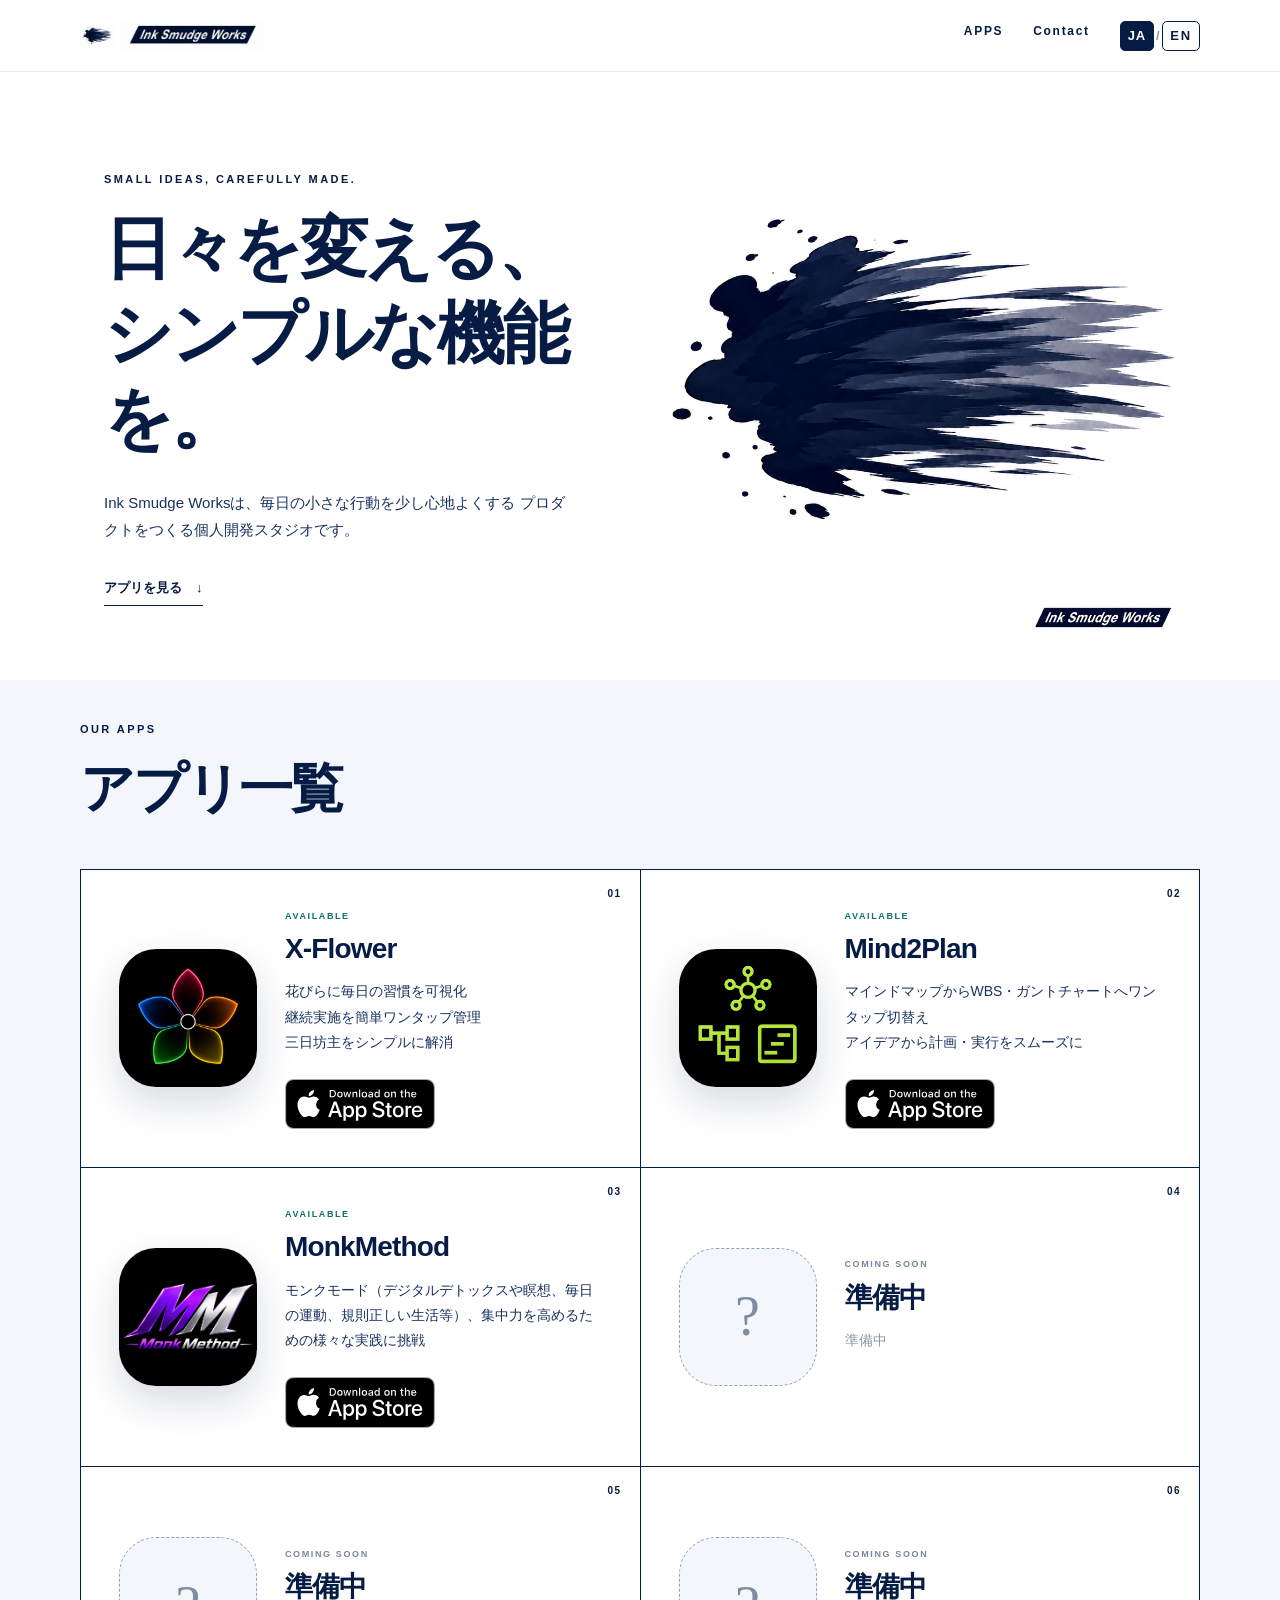
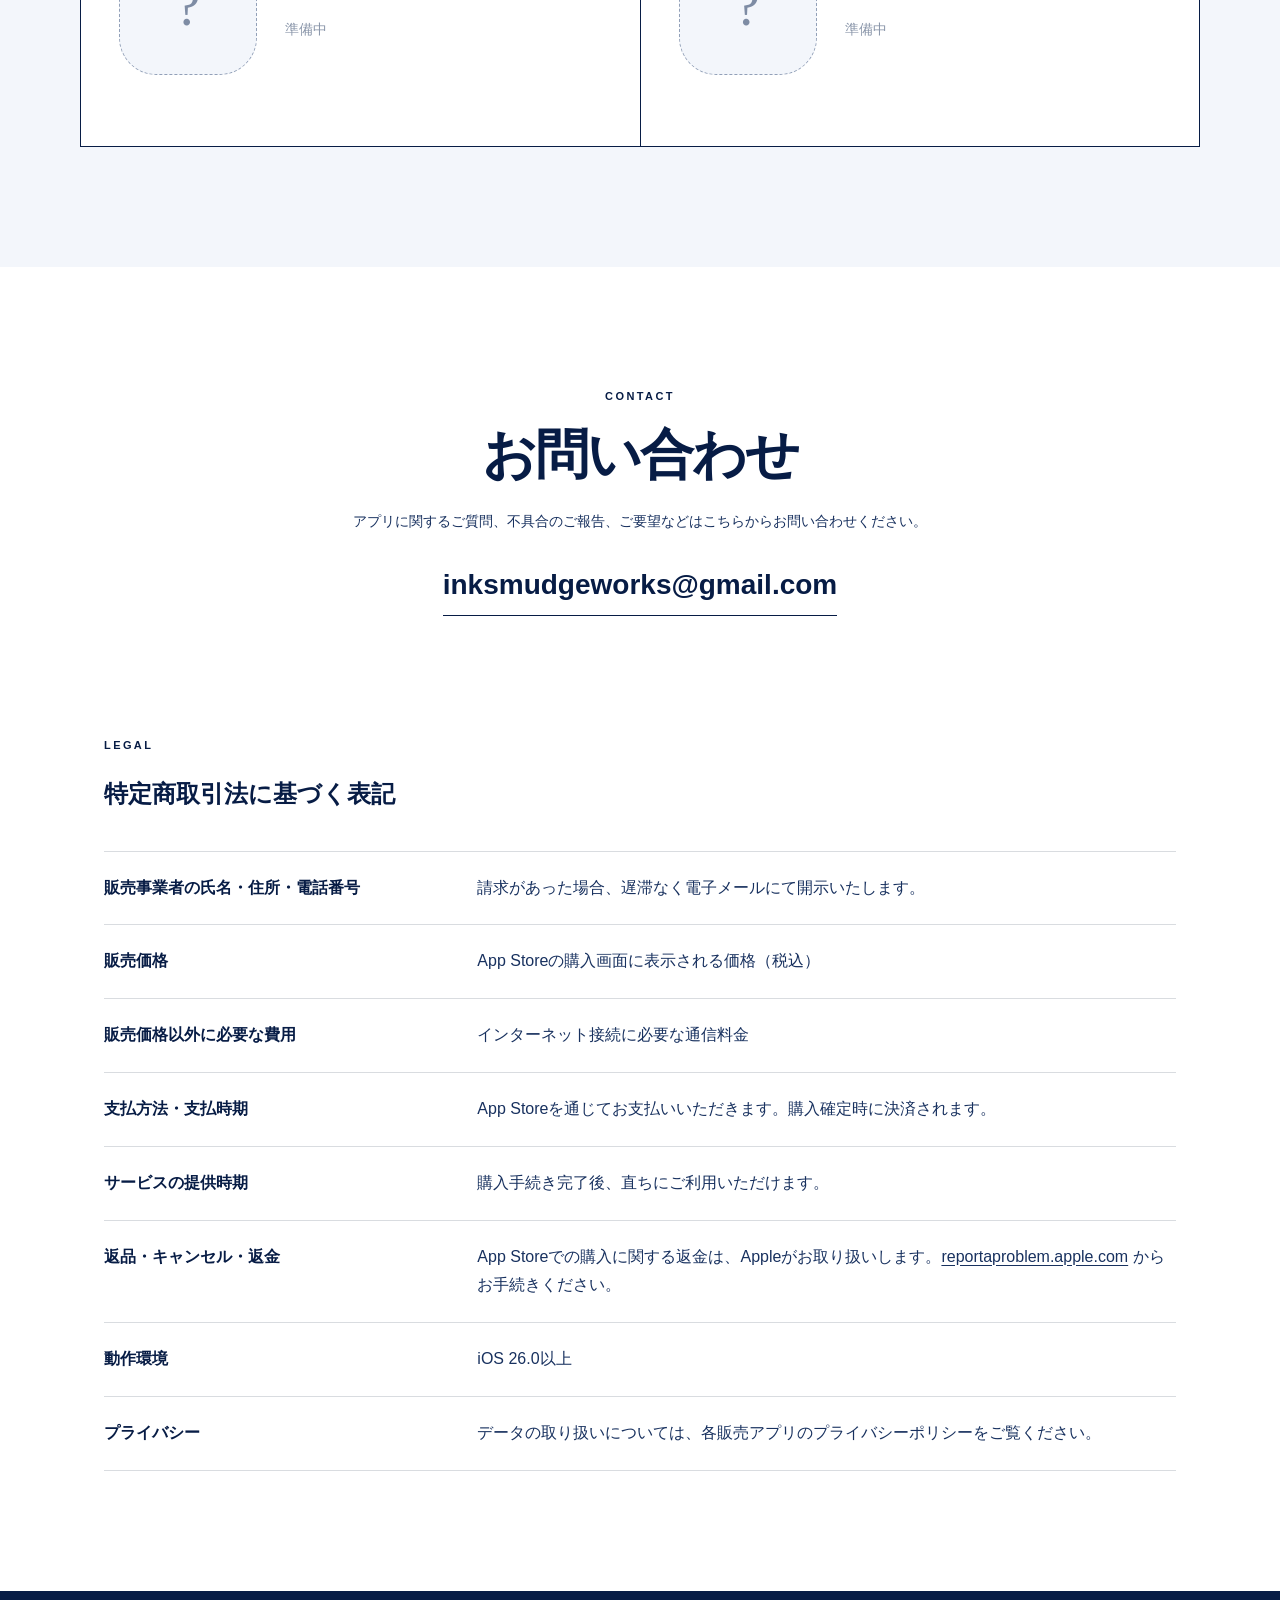
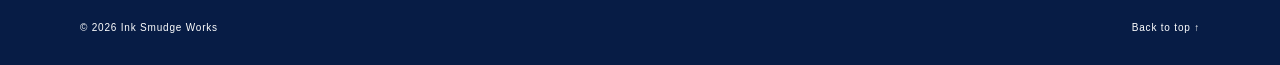
<file: index.html>
<!doctype html>
<html lang="ja">
  <head>
    <meta charset="utf-8" />
    <meta name="viewport" content="width=device-width, initial-scale=1" />
    <meta
      name="description"
      content="Ink Smudge Worksのアプリ一覧。X-Flower、Mind2Plan、モンクモードの実践に挑戦するMonkMethodを紹介しています。"
    />
    <meta name="theme-color" content="#ffffff" />
    <meta property="og:title" content="Ink Smudge Works | APPS" />
    <meta
      property="og:description"
      content="シンプルで、日々に馴染むプロダクトを。Ink Smudge Worksのアプリ一覧です。"
    />
    <meta property="og:type" content="website" />
    <meta property="og:image" content="assets/ink-smudge-works-logo.png" />
    <title>Ink Smudge Works | APPS</title>
    <link rel="icon" type="image/png" sizes="1254x1254" href="assets/ink-smudge-works-favicon-v2.png" />
    <link rel="stylesheet" href="styles.css" />
  </head>
  <body>
    <header class="site-header">
      <a class="brand" href="#top" aria-label="Ink Smudge Works トップへ">
        <img
          class="brand-mark-image"
          src="assets/header-ink-mark.png"
          alt=""
          width="640"
          height="427"
        />
        <img
          class="brand-wordmark-image"
          src="assets/header-wordmark.png"
          alt="Ink Smudge Works"
          width="640"
          height="256"
        />
      </a>
      <nav aria-label="メインナビゲーション">
        <a href="#products">APPS</a>
        <a href="#contact">Contact</a>
        <span class="language-switch" aria-label="言語選択">
          <span aria-current="page">JA</span>
          <span aria-hidden="true">/</span>
          <a href="en/" lang="en" hreflang="en">EN</a>
        </span>
      </nav>
    </header>

    <main id="top">
      <section class="hero" aria-labelledby="hero-title">
        <div class="hero-copy">
          <p class="eyebrow">SMALL IDEAS, CAREFULLY MADE.</p>
          <h1 id="hero-title">日々を変える、<br />シンプルな機能を。</h1>
          <p class="lead">
            Ink Smudge Worksは、毎日の小さな行動を少し心地よくする
            プロダクトをつくる個人開発スタジオです。
          </p>
          <a class="text-link" href="#products">アプリを見る <span>↓</span></a>
        </div>
        <figure class="brand-art">
          <img
            src="assets/ink-smudge-works-logo.png"
            alt="紺色のインクブラシとInk Smudge Worksのロゴ"
            width="1254"
            height="1254"
          />
        </figure>
      </section>

      <section class="products" id="products" aria-labelledby="products-title">
        <div class="section-heading">
          <div>
            <p class="eyebrow">OUR APPS</p>
            <h2 id="products-title">アプリ一覧</h2>
          </div>
        </div>

        <div class="product-grid">
          <article class="product-card">
            <div class="product-number">01</div>
            <img
              class="product-icon"
              src="assets/x-flower-icon.png"
              alt="X-Flower アプリアイコン"
              width="220"
              height="220"
            />
            <div class="product-body">
              <p class="status status--available">AVAILABLE</p>
              <h3>X-Flower</h3>
              <p class="description">
                花びらに毎日の習慣を可視化<br />
                継続実施を簡単ワンタップ管理<br />
                三日坊主をシンプルに解消
              </p>
              <div class="store-links" aria-label="X-Flower ダウンロードリンク">
                <a
                  href="https://apps.apple.com/jp/app/id6796945461"
                  target="_blank"
                  rel="noopener noreferrer"
                  aria-label="X-FlowerをApp Storeで見る"
                >
                  <img
                    src="assets/download-on-the-app-store.svg"
                    alt="App Storeからダウンロード"
                    width="120"
                    height="40"
                  />
                </a>
              </div>
            </div>
          </article>

          <article class="product-card">
            <div class="product-number">02</div>
            <img
              class="product-icon"
              src="assets/mind2plan-icon.png"
              alt="Mind2Plan アプリアイコン"
              width="220"
              height="220"
            />
            <div class="product-body">
              <p class="status status--available">AVAILABLE</p>
              <h3>Mind2Plan</h3>
              <p class="description">
                マインドマップからWBS・ガントチャートへワンタップ切替え<br />
                アイデアから計画・実行をスムーズに
              </p>
              <div class="store-links" aria-label="Mind2Plan ダウンロードリンク">
                <a
                  href="https://apps.apple.com/app/mind2plan-actionable-mind-map/id6806724840"
                  target="_blank"
                  rel="noopener noreferrer"
                  aria-label="Mind2PlanをApp Storeで見る"
                >
                  <img
                    src="assets/download-on-the-app-store.svg"
                    alt="App Storeからダウンロード"
                    width="120"
                    height="40"
                  />
                </a>
              </div>
            </div>
          </article>
          <article class="product-card">
            <div class="product-number">03</div>
            <img class="product-icon" src="assets/monkmethod-icon.png" alt="MonkMethod アプリアイコン" width="220" height="220" />
            <div class="product-body">
              <p class="status status--available">AVAILABLE</p>
              <h3>MonkMethod</h3>
              <p class="description">モンクモード（デジタルデトックスや瞑想、毎日の運動、規則正しい生活等）、集中力を高めるための様々な実践に挑戦</p>
              <div class="store-links" aria-label="MonkMethod ダウンロードリンク">
                <a href="https://apps.apple.com/app/monkmethod-monk-mode-trial/id6815100841" target="_blank" rel="noopener noreferrer" aria-label="MonkMethodをApp Storeで見る"><img src="assets/download-on-the-app-store.svg" alt="App Storeからダウンロード" width="120" height="40" /></a>
              </div>
            </div>
          </article>
          <article class="product-card product-card--pending">
            <div class="product-number">04</div>
            <div class="placeholder-icon" aria-hidden="true">?</div>
            <div class="product-body"><p class="status">COMING SOON</p><h3>準備中</h3><p class="description">準備中</p></div>
          </article>
          <article class="product-card product-card--pending">
            <div class="product-number">05</div>
            <div class="placeholder-icon" aria-hidden="true">?</div>
            <div class="product-body"><p class="status">COMING SOON</p><h3>準備中</h3><p class="description">準備中</p></div>
          </article>
          <article class="product-card product-card--pending">
            <div class="product-number">06</div>
            <div class="placeholder-icon" aria-hidden="true">?</div>
            <div class="product-body"><p class="status">COMING SOON</p><h3>準備中</h3><p class="description">準備中</p></div>
          </article>
        </div>
      </section>

      <section class="contact" id="contact" aria-labelledby="contact-title">
        <p class="eyebrow">CONTACT</p>
        <h2 id="contact-title">お問い合わせ</h2>
        <p>アプリに関するご質問、不具合のご報告、ご要望などはこちらからお問い合わせください。</p>
        <a href="mailto:inksmudgeworks@gmail.com">inksmudgeworks@gmail.com</a>
      </section>

      <section class="legal" aria-labelledby="legal-title">
        <p class="eyebrow">LEGAL</p>
        <h2 id="legal-title">特定商取引法に基づく表記</h2>
        <dl class="legal-list">
          <div>
            <dt>販売事業者の氏名・住所・電話番号</dt>
            <dd>請求があった場合、遅滞なく電子メールにて開示いたします。</dd>
          </div>
          <div>
            <dt>販売価格</dt>
            <dd>App Storeの購入画面に表示される価格（税込）</dd>
          </div>
          <div>
            <dt>販売価格以外に必要な費用</dt>
            <dd>インターネット接続に必要な通信料金</dd>
          </div>
          <div>
            <dt>支払方法・支払時期</dt>
            <dd>App Storeを通じてお支払いいただきます。購入確定時に決済されます。</dd>
          </div>
          <div>
            <dt>サービスの提供時期</dt>
            <dd>購入手続き完了後、直ちにご利用いただけます。</dd>
          </div>
          <div>
            <dt>返品・キャンセル・返金</dt>
            <dd>App Storeでの購入に関する返金は、Appleがお取り扱いします。<a href="https://reportaproblem.apple.com/" target="_blank" rel="noopener noreferrer">reportaproblem.apple.com</a> からお手続きください。</dd>
          </div>
          <div>
            <dt>動作環境</dt>
            <dd>iOS 26.0以上</dd>
          </div>
          <div>
            <dt>プライバシー</dt>
            <dd>データの取り扱いについては、各販売アプリのプライバシーポリシーをご覧ください。</dd>
          </div>
        </dl>
      </section>
    </main>

    <footer>
      <p>© <span id="year">2026</span> Ink Smudge Works</p>
      <a href="#top">Back to top ↑</a>
    </footer>
    <script>
      document.getElementById("year").textContent = new Date().getFullYear();
    </script>
  </body>
</html>
</file>
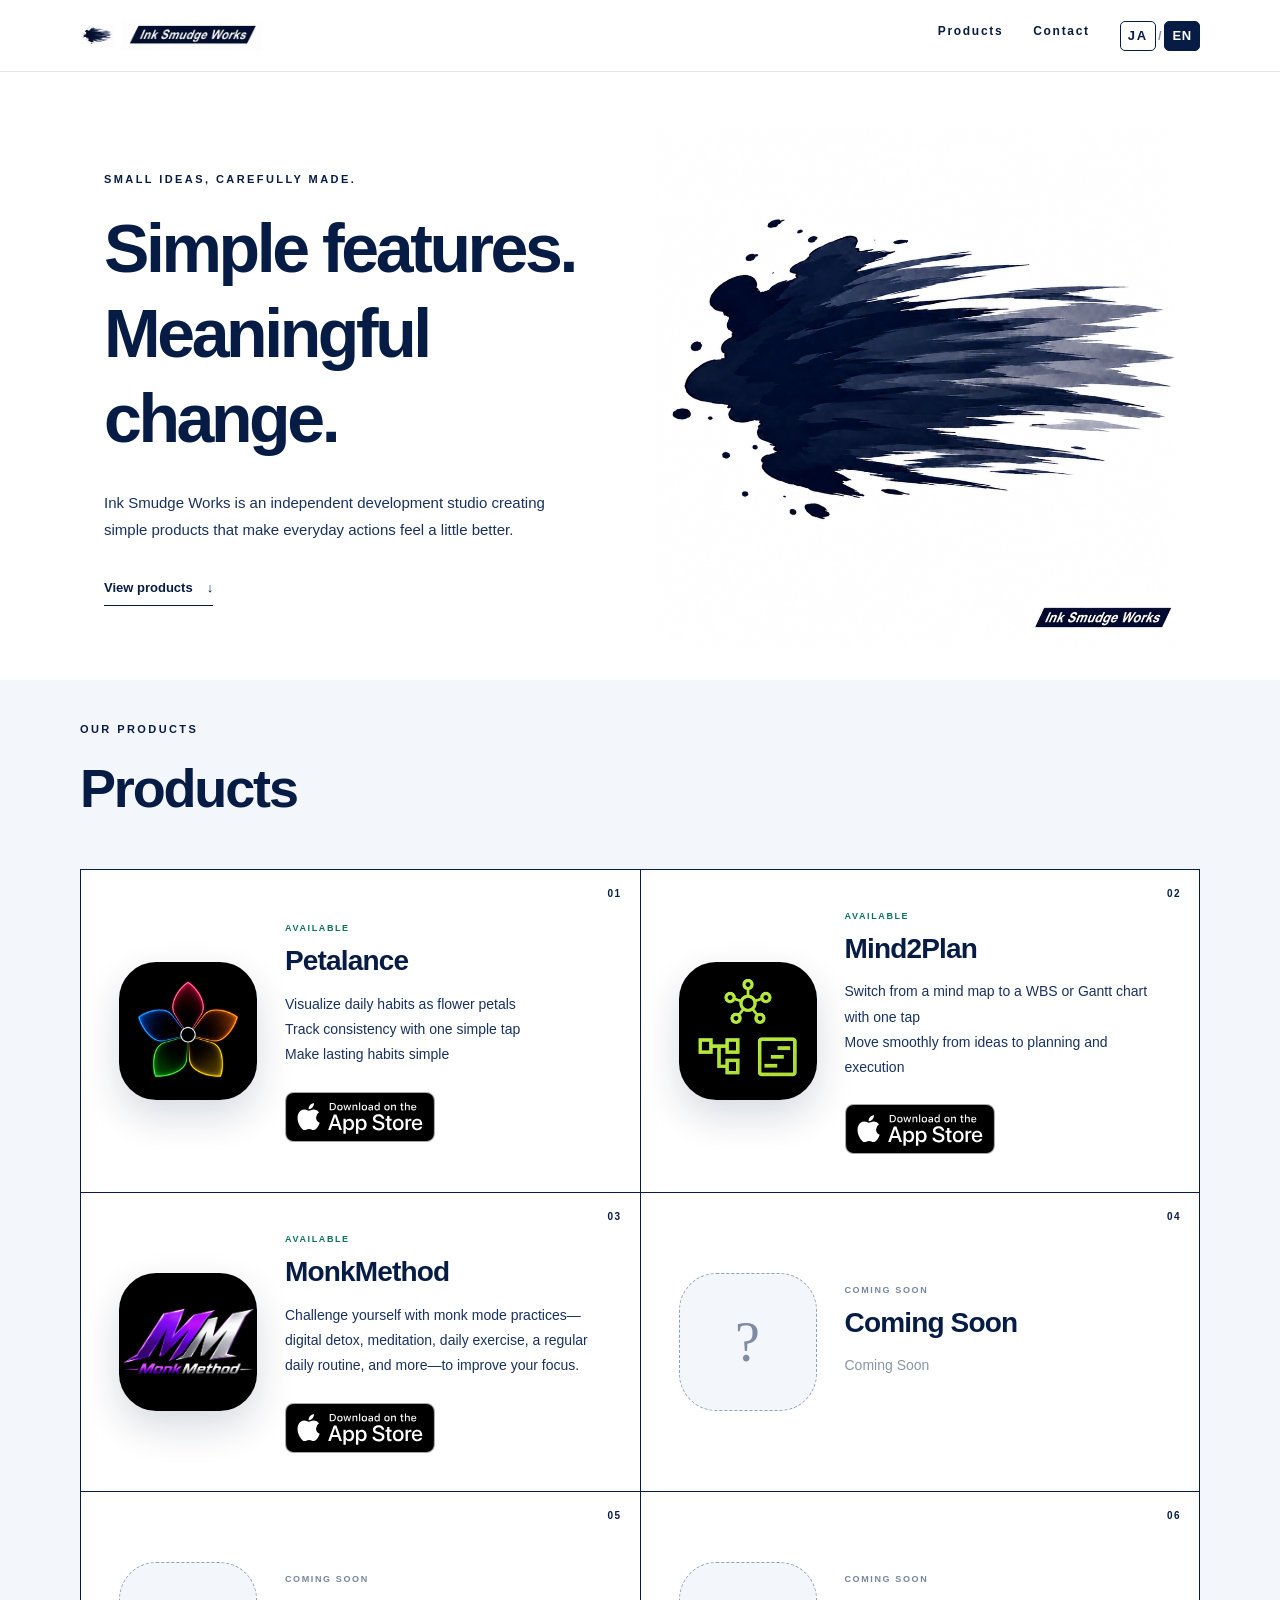
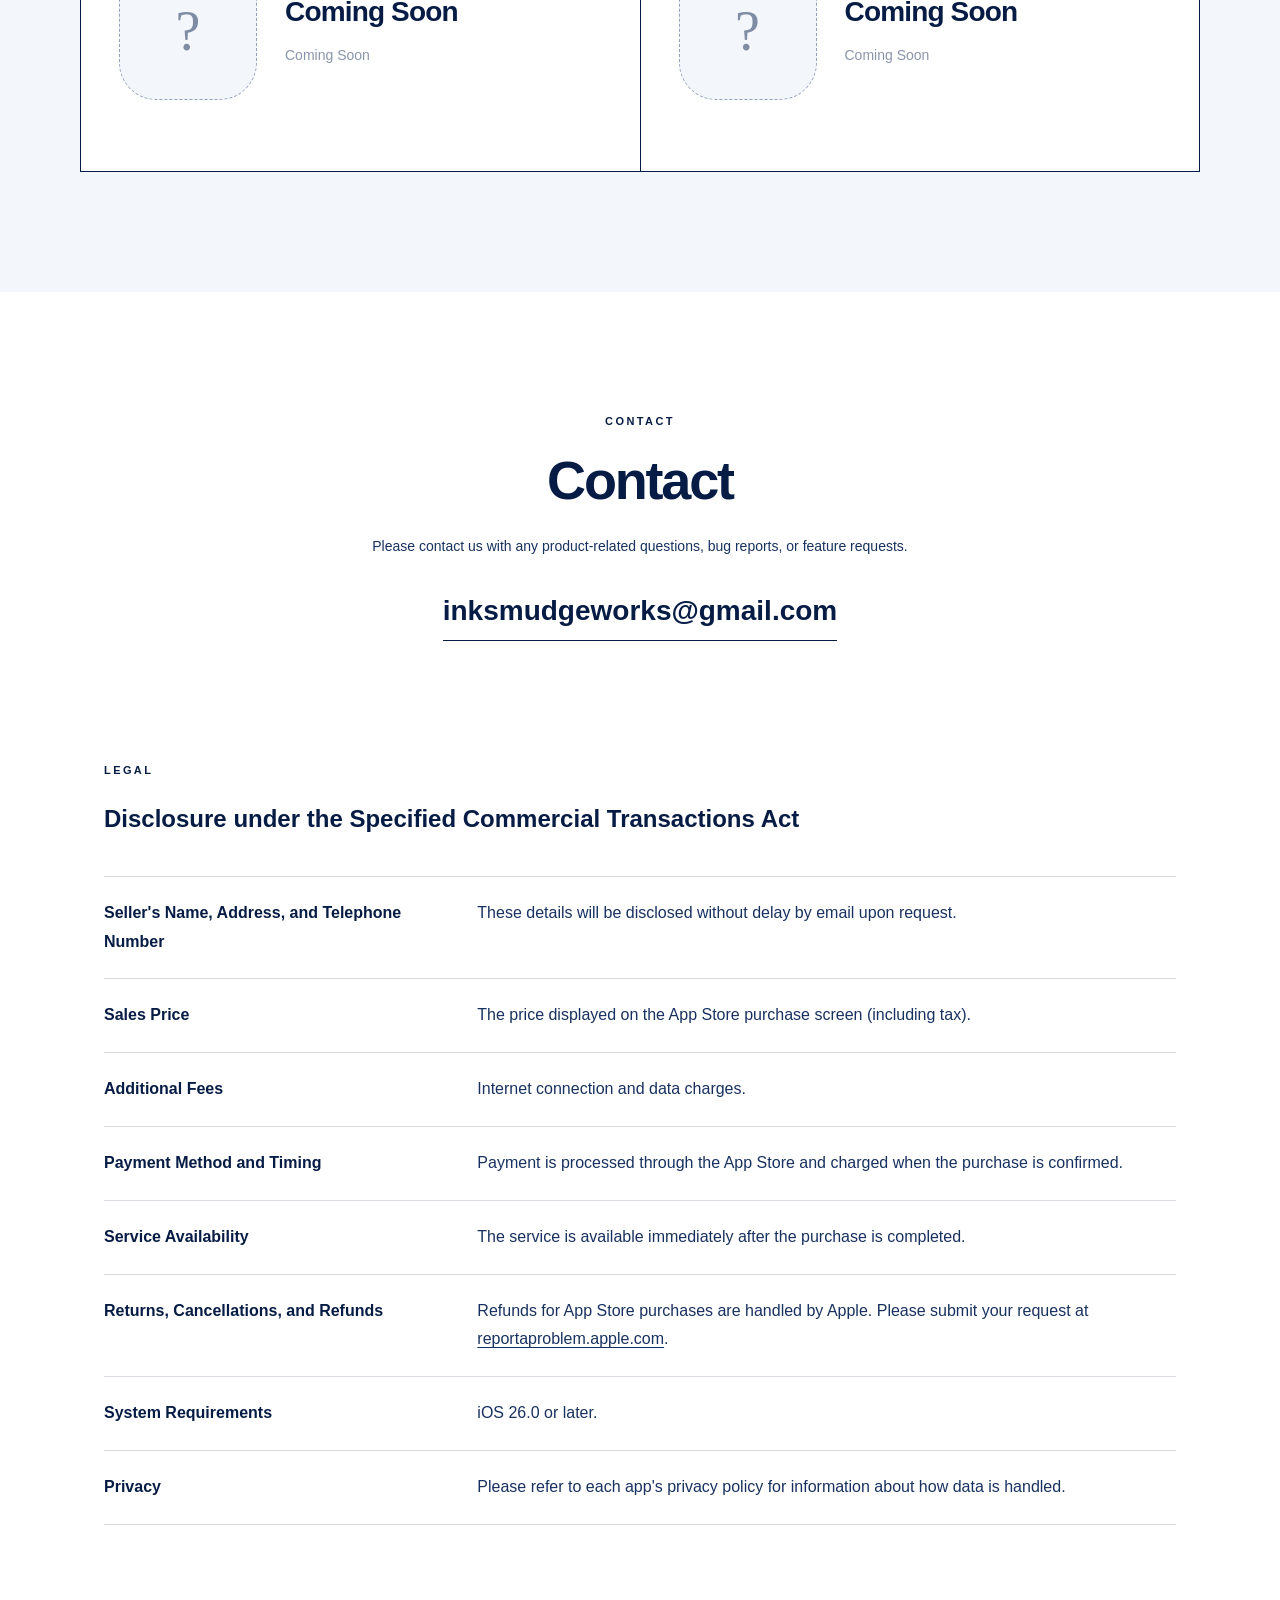
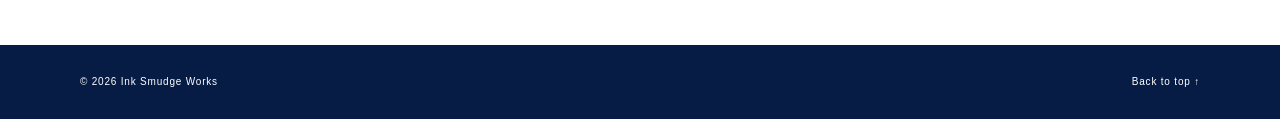
<file: en/index.html>
<!doctype html>
<html lang="en">
  <head>
    <meta charset="utf-8" />
    <meta name="viewport" content="width=device-width, initial-scale=1" />
    <meta name="description" content="Products by Ink Smudge Works, including Petalance, Mind2Plan, and MonkMethod for exploring monk mode practices." />
    <meta name="theme-color" content="#ffffff" />
    <meta property="og:title" content="Ink Smudge Works | Products" />
    <meta property="og:description" content="Simple tools that make a difference in everyday life." />
    <meta property="og:type" content="website" />
    <meta property="og:image" content="../assets/ink-smudge-works-logo.png" />
    <title>Ink Smudge Works | Products</title>
    <link rel="icon" type="image/png" sizes="1254x1254" href="../assets/ink-smudge-works-favicon-v2.png" />
    <link rel="stylesheet" href="../styles.css" />
  </head>
  <body>
    <header class="site-header">
      <a class="brand" href="#top" aria-label="Back to the Ink Smudge Works home page">
        <img class="brand-mark-image" src="../assets/header-ink-mark.png" alt="" width="640" height="427" />
        <img class="brand-wordmark-image" src="../assets/header-wordmark.png" alt="Ink Smudge Works" width="640" height="256" />
      </a>
      <nav aria-label="Main navigation">
        <a href="#products">Products</a>
        <a href="#contact">Contact</a>
        <span class="language-switch" aria-label="Language selection">
          <a href="../" lang="ja" hreflang="ja">JA</a>
          <span aria-hidden="true">/</span>
          <span aria-current="page">EN</span>
        </span>
      </nav>
    </header>

    <main id="top">
      <section class="hero" aria-labelledby="hero-title">
        <div class="hero-copy">
          <p class="eyebrow">SMALL IDEAS, CAREFULLY MADE.</p>
          <h1 id="hero-title">Simple features.<br />Meaningful change.</h1>
          <p class="lead">Ink Smudge Works is an independent development studio creating simple products that make everyday actions feel a little better.</p>
          <a class="text-link" href="#products">View products <span>↓</span></a>
        </div>
        <figure class="brand-art">
          <img src="../assets/ink-smudge-works-logo.png" alt="Navy ink brush and Ink Smudge Works logo" width="1000" height="1000" />
        </figure>
      </section>

      <section class="products" id="products" aria-labelledby="products-title">
        <div class="section-heading">
          <div><p class="eyebrow">OUR PRODUCTS</p><h2 id="products-title">Products</h2></div>
        </div>
        <div class="product-grid">
          <article class="product-card">
            <div class="product-number">01</div>
            <img class="product-icon" src="../assets/x-flower-icon.png" alt="Petalance app icon" width="220" height="220" />
            <div class="product-body">
              <p class="status status--available">AVAILABLE</p>
              <h3>Petalance</h3>
              <p class="description">Visualize daily habits as flower petals<br />Track consistency with one simple tap<br />Make lasting habits simple</p>
              <div class="store-links" aria-label="Petalance download links">
                <a href="https://apps.apple.com/app/id6796945461" target="_blank" rel="noopener noreferrer" aria-label="View Petalance on the App Store"><img src="../assets/download-on-the-app-store.svg" alt="Download on the App Store" width="120" height="40" /></a>
              </div>
            </div>
          </article>
          <article class="product-card">
            <div class="product-number">02</div>
            <img class="product-icon" src="../assets/mind2plan-icon.png" alt="Mind2Plan app icon" width="220" height="220" />
            <div class="product-body">
              <p class="status status--available">AVAILABLE</p>
              <h3>Mind2Plan</h3>
              <p class="description">Switch from a mind map to a WBS or Gantt chart with one tap<br />Move smoothly from ideas to planning and execution</p>
              <div class="store-links" aria-label="Mind2Plan download links">
                <a href="https://apps.apple.com/app/mind2plan-actionable-mind-map/id6806724840" target="_blank" rel="noopener noreferrer" aria-label="View Mind2Plan on the App Store"><img src="../assets/download-on-the-app-store.svg" alt="Download on the App Store" width="120" height="40" /></a>
              </div>
            </div>
          </article>
          <article class="product-card">
            <div class="product-number">03</div>
            <img class="product-icon" src="../assets/monkmethod-icon.png" alt="MonkMethod app icon" width="220" height="220" />
            <div class="product-body">
              <p class="status status--available">AVAILABLE</p>
              <h3>MonkMethod</h3>
              <p class="description">Challenge yourself with monk mode practices—digital detox, meditation, daily exercise, a regular daily routine, and more—to improve your focus.</p>
              <div class="store-links" aria-label="MonkMethod download links">
                <a href="https://apps.apple.com/app/monkmethod-monk-mode-trial/id6815100841" target="_blank" rel="noopener noreferrer" aria-label="View MonkMethod on the App Store"><img src="../assets/download-on-the-app-store.svg" alt="Download on the App Store" width="120" height="40" /></a>
              </div>
            </div>
          </article>
          <article class="product-card product-card--pending"><div class="product-number">04</div><div class="placeholder-icon" aria-hidden="true">?</div><div class="product-body"><p class="status">COMING SOON</p><h3>Coming Soon</h3><p class="description">Coming Soon</p></div></article>
          <article class="product-card product-card--pending"><div class="product-number">05</div><div class="placeholder-icon" aria-hidden="true">?</div><div class="product-body"><p class="status">COMING SOON</p><h3>Coming Soon</h3><p class="description">Coming Soon</p></div></article>
          <article class="product-card product-card--pending"><div class="product-number">06</div><div class="placeholder-icon" aria-hidden="true">?</div><div class="product-body"><p class="status">COMING SOON</p><h3>Coming Soon</h3><p class="description">Coming Soon</p></div></article>
        </div>
      </section>

      <section class="contact" id="contact" aria-labelledby="contact-title">
        <p class="eyebrow">CONTACT</p>
        <h2 id="contact-title">Contact</h2>
        <p>Please contact us with any product-related questions, bug reports, or feature requests.</p>
        <a href="mailto:inksmudgeworks@gmail.com">inksmudgeworks@gmail.com</a>
      </section>

      <section class="legal" aria-labelledby="legal-title">
        <p class="eyebrow">LEGAL</p>
        <h2 id="legal-title">Disclosure under the Specified Commercial Transactions Act</h2>
        <dl class="legal-list">
          <div>
            <dt>Seller's Name, Address, and Telephone Number</dt>
            <dd>These details will be disclosed without delay by email upon request.</dd>
          </div>
          <div>
            <dt>Sales Price</dt>
            <dd>The price displayed on the App Store purchase screen (including tax).</dd>
          </div>
          <div>
            <dt>Additional Fees</dt>
            <dd>Internet connection and data charges.</dd>
          </div>
          <div>
            <dt>Payment Method and Timing</dt>
            <dd>Payment is processed through the App Store and charged when the purchase is confirmed.</dd>
          </div>
          <div>
            <dt>Service Availability</dt>
            <dd>The service is available immediately after the purchase is completed.</dd>
          </div>
          <div>
            <dt>Returns, Cancellations, and Refunds</dt>
            <dd>Refunds for App Store purchases are handled by Apple. Please submit your request at <a href="https://reportaproblem.apple.com/" target="_blank" rel="noopener noreferrer">reportaproblem.apple.com</a>.</dd>
          </div>
          <div>
            <dt>System Requirements</dt>
            <dd>iOS 26.0 or later.</dd>
          </div>
          <div>
            <dt>Privacy</dt>
            <dd>Please refer to each app's privacy policy for information about how data is handled.</dd>
          </div>
        </dl>
      </section>
    </main>

    <footer><p>© <span id="year">2026</span> Ink Smudge Works</p><a href="#top">Back to top ↑</a></footer>
    <script>document.getElementById("year").textContent = new Date().getFullYear();</script>
  </body>
</html>
</file>
<file: styles.css>
:root {
  --navy: #071c45;
  --navy-soft: #18315f;
  --blue-wash: #f3f6fb;
  --line: #d9e0eb;
  --white: #fff;
  --max-width: 1120px;
}

* { box-sizing: border-box; }

html { scroll-behavior: smooth; }

body {
  margin: 0;
  background: var(--white);
  color: var(--navy);
  font-family: "Helvetica Neue", "Hiragino Kaku Gothic ProN", "Yu Gothic", Meiryo, sans-serif;
  line-height: 1.8;
  -webkit-font-smoothing: antialiased;
}

a { color: inherit; }

.site-header {
  position: sticky;
  z-index: 10;
  top: 0;
  display: flex;
  align-items: center;
  justify-content: space-between;
  width: 100%;
  padding: 20px max(24px, calc((100vw - var(--max-width)) / 2));
  border-bottom: 1px solid rgba(7, 28, 69, .1);
  background: rgba(255, 255, 255, .94);
  backdrop-filter: blur(12px);
}

.brand {
  display: flex;
  gap: 7px;
  align-items: center;
  color: var(--navy);
  text-decoration: none;
}

.brand-mark-image {
  display: block;
  width: 34px;
  height: 22px;
  object-fit: cover;
  object-position: center;
  mix-blend-mode: multiply;
}

.brand-wordmark-image {
  display: block;
  width: 142px;
  height: 31px;
  object-fit: cover;
  object-position: center;
  mix-blend-mode: multiply;
}

nav { display: flex; gap: 30px; }
nav a {
  font-size: 12px;
  font-weight: 700;
  letter-spacing: .14em;
  text-decoration: none;
}

.language-switch {
  display: inline-flex;
  gap: 2px;
  align-items: center;
  color: #8a95a8;
  font-size: 13px;
  font-weight: 800;
  letter-spacing: .06em;
}
.language-switch a,
.language-switch [aria-current="page"] {
  display: inline-flex;
  align-items: center;
  justify-content: center;
  min-width: 34px;
  min-height: 30px;
  padding: 4px 7px;
  border: 1px solid var(--navy);
  border-radius: 5px;
  font-size: inherit;
  line-height: 1;
  text-decoration: none;
}
.language-switch a {
  background: #fff;
  color: var(--navy);
}
.language-switch a:hover {
  background: var(--blue-wash);
}
.language-switch [aria-current="page"] {
  background: var(--navy);
  color: #fff;
}
.language-switch > [aria-hidden="true"] {
  min-width: auto;
  color: #8a95a8;
}

.hero {
  display: grid;
  grid-template-columns: 1fr minmax(360px, 520px);
  gap: clamp(30px, 6vw, 90px);
  align-items: center;
  min-height: auto;
  max-width: var(--max-width);
  margin: 0 auto;
  padding: 56px 24px 32px;
}

.eyebrow {
  margin: 0 0 16px;
  font-size: 11px;
  font-weight: 800;
  letter-spacing: .22em;
}

h1, h2, h3, p { margin-top: 0; }

h1 {
  margin-bottom: 28px;
  font-size: clamp(38px, 5.4vw, 68px);
  line-height: 1.25;
  letter-spacing: -.05em;
}

.lead {
  max-width: 530px;
  margin-bottom: 30px;
  color: var(--navy-soft);
  font-size: 15px;
}

.text-link {
  display: inline-flex;
  gap: 14px;
  align-items: center;
  padding-bottom: 5px;
  border-bottom: 1px solid var(--navy);
  font-size: 13px;
  font-weight: 700;
  text-decoration: none;
}

.brand-art {
  overflow: hidden;
  margin: 0;
  background: #fff;
}
.brand-art img {
  display: block;
  width: 100%;
  height: auto;
  background: #fff;
  filter: contrast(1.01);
  mix-blend-mode: multiply;
  transform: none;
}

.products {
  padding: 40px max(24px, calc((100vw - var(--max-width)) / 2)) 120px;
  background: var(--blue-wash);
}

.section-heading {
  display: flex;
  align-items: end;
  justify-content: space-between;
  margin-bottom: 48px;
}

.section-heading h2, .contact h2 {
  margin-bottom: 0;
  font-size: clamp(34px, 5vw, 54px);
  line-height: 1.2;
  letter-spacing: -.04em;
}

.section-heading > p {
  margin-bottom: 4px;
  color: var(--navy-soft);
  font-size: 13px;
}

.product-grid {
  display: grid;
  grid-template-columns: repeat(2, minmax(0, 1fr));
  border-top: 1px solid var(--navy);
  border-left: 1px solid var(--navy);
}

.product-card {
  position: relative;
  display: grid;
  grid-template-columns: 138px 1fr;
  gap: 28px;
  min-height: 280px;
  padding: 38px;
  border-right: 1px solid var(--navy);
  border-bottom: 1px solid var(--navy);
  background: var(--white);
}

.product-number {
  position: absolute;
  top: 15px;
  right: 18px;
  font-size: 10px;
  font-weight: 700;
  letter-spacing: .14em;
}

.product-icon, .placeholder-icon {
  align-self: center;
  width: 100%;
  height: auto;
  aspect-ratio: 1 / 1;
  border-radius: 27%;
}

.product-icon {
  display: block;
  object-fit: cover;
  box-shadow: 0 16px 38px rgba(7, 28, 69, .16);
}

.placeholder-icon {
  display: grid;
  place-items: center;
  border: 1px dashed #92a0b8;
  background: var(--blue-wash);
  color: #7e8ca4;
  font-family: Georgia, serif;
  font-size: 56px;
}

.product-body { align-self: center; }
.status {
  margin-bottom: 8px;
  color: #78869c;
  font-size: 9px;
  font-weight: 800;
  letter-spacing: .18em;
}
.status--available { color: #0d735e; }

.product-body h3 {
  margin-bottom: 14px;
  font-size: 28px;
  line-height: 1.2;
  letter-spacing: -.03em;
}

.description { margin-bottom: 24px; color: var(--navy-soft); font-size: 14px; }
.product-card--pending .description { color: #8995a9; }

.store-links { display: flex; flex-wrap: wrap; gap: 10px; }
.store-links a {
  display: inline-block;
  line-height: 0;
  text-decoration: none;
  transition: transform .2s ease;
}
.store-links a:hover { transform: translateY(-2px); }
.store-links img { display: block; width: 150px; height: auto; }

.contact {
  max-width: var(--max-width);
  margin: 0 auto;
  padding: 120px 24px;
  text-align: center;
}
.contact h2 { margin-bottom: 22px; }
.contact > p:not(.eyebrow) { color: var(--navy-soft); font-size: 14px; }
.contact a {
  display: inline-block;
  margin-top: 12px;
  padding-bottom: 4px;
  border-bottom: 1px solid var(--navy);
  font-size: clamp(18px, 3vw, 28px);
  font-weight: 700;
  text-decoration: none;
}

.legal {
  max-width: var(--max-width);
  margin: 0 auto;
  padding: 0 24px 120px;
}
.legal h2 { margin-bottom: 36px; }
.legal-list { margin: 0; }
.legal-list > div {
  display: grid;
  grid-template-columns: minmax(220px, 1fr) 2fr;
  gap: 24px;
  padding: 22px 0;
  border-top: 1px solid rgba(23, 39, 67, .16);
}
.legal-list > div:last-child { border-bottom: 1px solid rgba(23, 39, 67, .16); }
.legal-list dt { font-weight: 700; }
.legal-list dd {
  margin: 0;
  color: var(--navy-soft);
}
.legal-list a { text-underline-offset: 3px; }

footer {
  display: flex;
  justify-content: space-between;
  padding: 28px max(24px, calc((100vw - var(--max-width)) / 2));
  background: var(--navy);
  color: var(--white);
  font-size: 10px;
  letter-spacing: .08em;
}
footer p { margin: 0; }
footer a { text-decoration: none; }

@media (max-width: 800px) {
  .hero { grid-template-columns: 1fr; padding-top: 80px; }
  .hero-copy { order: 2; }
  .brand-art { order: 1; max-width: 430px; margin: 0 auto; }
  .section-heading { display: block; }
  .section-heading > p { margin-top: 18px; }
  .product-grid { grid-template-columns: 1fr; }
  .product-card { grid-template-columns: 130px 1fr; min-height: 280px; padding: 38px; }
}

@media (max-width: 560px) {
  .site-header { padding-block: 16px; }
  .brand-mark-image { width: 27px; height: 18px; }
  .brand-wordmark-image { width: 116px; height: 26px; }
  nav { gap: 16px; }
  nav a { font-size: 9px; }
  nav > a[href^="#"] { display: none; }
  .language-switch { font-size: 12px; }
  .language-switch a { font-size: inherit; }
  .hero { min-height: auto; padding-top: 46px; }
  .brand-art { width: min(88vw, 390px); }
  .products { padding-top: 32px; padding-bottom: 80px; }
  .product-card {
    grid-template-columns: 88px 1fr;
    gap: 20px;
    min-height: 230px;
    padding: 32px 24px;
  }
  .product-icon,
  .placeholder-icon {
    width: 88px;
    height: 88px;
    align-self: start;
  }
  .product-body h3 { font-size: 25px; }
  .description { font-size: 12px; }
  .store-links { display: grid; }
  .contact { padding-block: 90px; }
  .legal { padding-bottom: 90px; }
  .legal-list > div { grid-template-columns: 1fr; gap: 8px; }
  footer { display: block; text-align: center; }
  footer a { display: inline-block; margin-top: 12px; }
}

@media (max-width: 380px) {
  .product-card {
    grid-template-columns: 76px minmax(0, 1fr);
    gap: 12px;
    padding-inline: 16px;
  }
  .product-icon,
  .placeholder-icon {
    width: 76px;
    height: 76px;
  }
}

@media (prefers-reduced-motion: reduce) {
  html { scroll-behavior: auto; }
  *, *::before, *::after { transition: none !important; }
}
</file>
